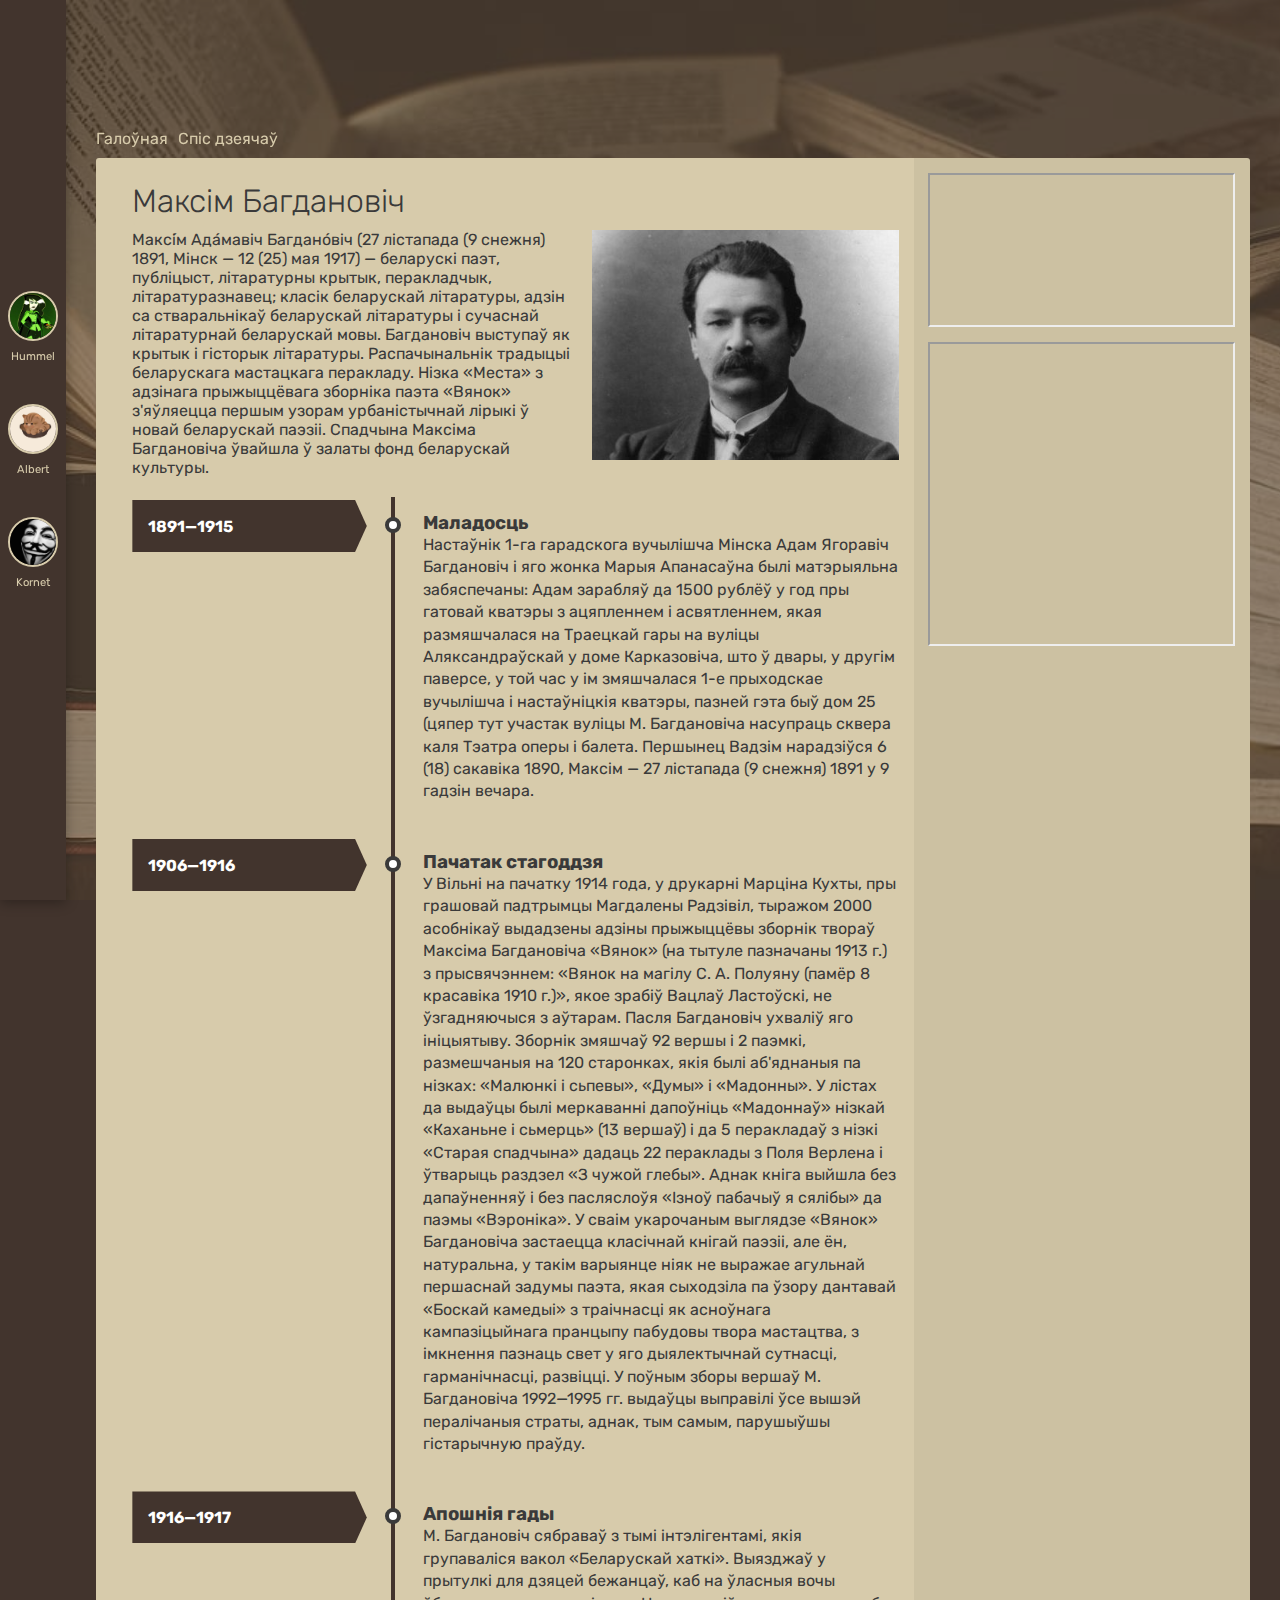
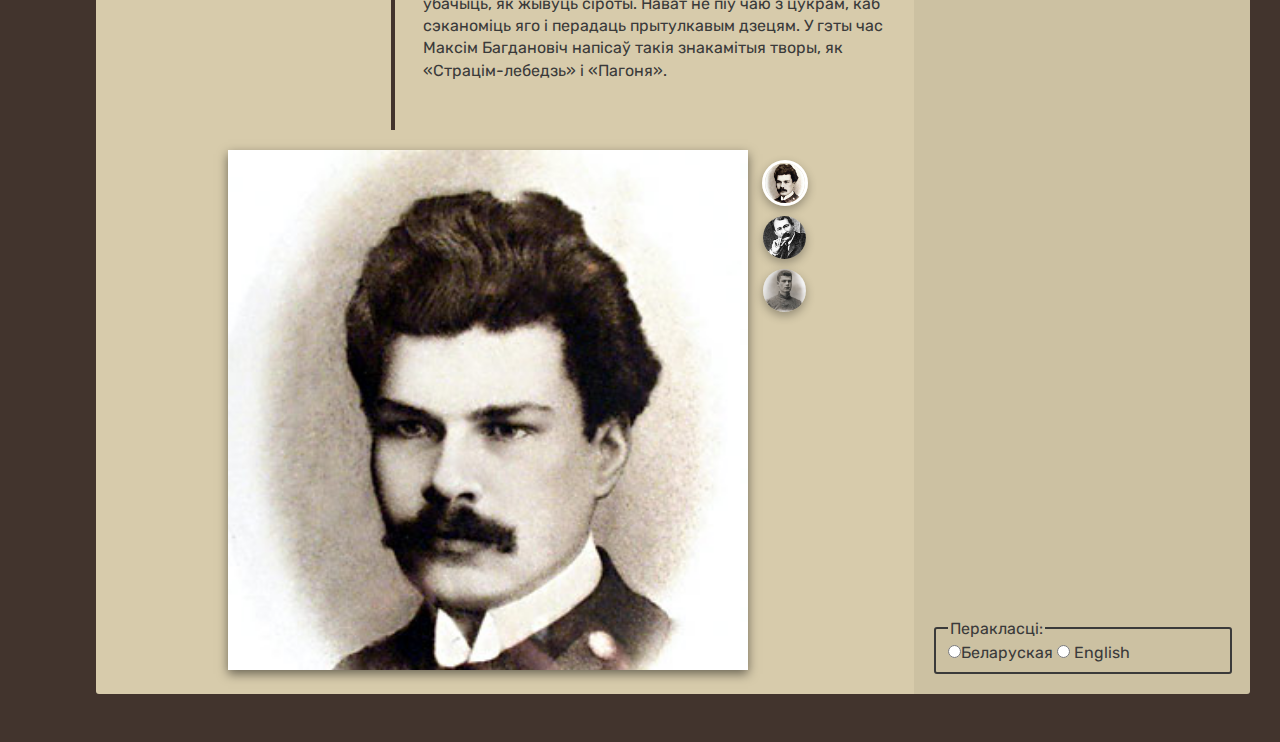
<file: bagdanovich.html>
<!DOCTYPE html>
<html class="" lang="ru" dir="ltr">
	<head>
		<meta charset="UTF-8" />
		<title>Hundom</title>
		<link rel="stylesheet" href="./jabroni.css" />
		<link rel="stylesheet" href="./timeline.css" />
		<link rel="stylesheet" href="./timeline_item.css" />
		<link rel="stylesheet" href="./gallery.css">
		<link rel="preconnect" href="https://fonts.googleapis.com">
		<link rel="preconnect" href="https://fonts.gstatic.com">
		<link href="https://fonts.googleapis.com/css2?family=Rubik:wght@300;400&display=swap" rel="stylesheet">
	</head>
	<body>
		<div class="global-navigation">
			<div class="dev">
				<img src="./assets/avatars/hummel.jpg" width="100%" height="auto" alt="" />
				<a href="https://github.com/Hummel009">Hummel</a>
			</div>
			<div class="dev">
				<img src="./assets/avatars/albert.jpg" width="100%" height="auto" alt="" />
				<a href="https://github.com/AlbertBuh">Albert</a>
			</div>
			<div class="dev">
				<img src="./assets/avatars/kornet.jpg" width="100%" height="auto" alt="" />
				<a href="https://github.com/KornetBy">Kornet</a>
			</div>
		</div>
		<div class="main-container">
			<div class="page-background"></div>
			<div class="page-container">
				<div class="page-header">
					<nav class="local-navigation">
						<a href="index.html">
							<span id="title">Галоўная</span>
						</a>
						<a href="list.html">
							<span id="list">Спіс дзеячаў</span>
						</a>
					</nav>
				</div>
				<div class="page has-right-rail">
					<main class="page-main">
						<h1>
							<span id="bagdanovich">Максім Багдановіч</span>
						</h1>
						<div class="featured">
							<img src="./assets/bagdanovich/bagdanovich.jpg" width="40%" height="auto" alt="" />
							<p>Максі́м Ада́мавіч Багдано́віч (27 лістапада (9 снежня) 1891, Мінск — 12 (25) мая 1917) — беларускі паэт, публіцыст, літаратурны крытык, перакладчык, літаратуразнавец; класік беларускай літаратуры, адзін са стваральнікаў беларускай літаратуры і сучаснай літаратурнай беларускай мовы. Багдановіч выступаў як крытык і гісторык літаратуры. Распачынальнік традыцыі беларускага мастацкага перакладу. Нізка «Места» з адзінага прыжыццёвага зборніка паэта «Вянок» з'яўляецца першым узорам урбаністычнай лірыкі ў новай беларускай паэзіі. Спадчына Максіма Багдановіча ўвайшла ў залаты фонд беларускай культуры.</p>
						</div>
						<div class="timeline timeline--animate">
							<div id="" class="entry">
								<div class="title">
									<div class="bounce-in">
										<span class="timeline-item-date">
											<time class="timeline-item-dateinner">1891—1915</time>
										</span>
									</div>
								</div>
								<div class="body">
									<div class="body-container bounce-in">
										<h3>Маладосць</h3>
										<p>Настаўнік 1-га гарадскога вучылішча Мінска Адам Ягоравіч Багдановіч і яго жонка Марыя Апанасаўна былі матэрыяльна забяспечаны: Адам зарабляў да 1500 рублёў у год пры гатовай кватэры з ацяпленнем і асвятленнем, якая размяшчалася на Траецкай гары на вуліцы Аляксандраўскай у доме Карказовіча, што ў двары, у другім паверсе, у той час у ім змяшчалася 1-е прыходскае вучылішча і настаўніцкія кватэры, пазней гэта быў дом 25 (цяпер тут участак вуліцы М. Багдановіча насупраць сквера каля Тэатра оперы і балета. Першынец Вадзім нарадзіўся 6 (18) cакавіка 1890, Максім — 27 лістапада (9 снежня) 1891 у 9 гадзін вечара.</p>
									</div>
								</div>
							</div>
							<div id="" class="entry">
								<div class="title">
									<div class="bounce-in">
										<span class="timeline-item-date">
											<time class="timeline-item-dateinner">1906—1916</time>
										</span>
									</div>
								</div>
								<div class="body">
									<div class="body-container bounce-in">
										<h3>Пачатак стагоддзя</h3>
										<p>У Вільні на пачатку 1914 года, у друкарні Марціна Кухты, пры грашовай падтрымцы Магдалены Радзівіл, тыражом 2000 асобнікаў выдадзены адзіны прыжыццёвы зборнік твораў Максіма Багдановіча «Вянок» (на тытуле пазначаны 1913 г.) з прысвячэннем: «Вянок на магілу С. А. Полуяну (памёр 8 красавіка 1910 г.)», якое зрабіў Вацлаў Ластоўскі, не ўзгадняючыся з аўтарам. Пасля Багдановіч ухваліў яго ініцыятыву. Зборнік змяшчаў 92 вершы і 2 паэмкі, размешчаныя на 120 старонках, якія былі аб'яднаныя па нізках: «Малюнкі і сьпевы», «Думы» і «Мадонны». У лістах да выдаўцы былі меркаванні дапоўніць «Мадоннаў» нізкай «Каханьне і сьмерць» (13 вершаў) і да 5 перакладаў з нізкі «Старая спадчына» дадаць 22 пераклады з Поля Верлена і ўтварыць раздзел «З чужой глебы». Аднак кніга выйшла без дапаўненняў і без пасляслоўя «Ізноў пабачыў я сялібы» да паэмы «Вэроніка». У сваім укарочаным выглядзе «Вянок» Багдановіча застаецца класічнай кнігай паэзіі, але ён, натуральна, у такім варыянце ніяк не выражае агульнай першаснай задумы паэта, якая сыходзіла па ўзору дантавай «Боскай камедыі» з траічнасці як асноўнага кампазіцыйнага пранцыпу пабудовы твора мастацтва, з імкнення пазнаць свет у яго дыялектычнай сутнасці, гарманічнасці, развіцці. У поўным зборы вершаў М. Багдановіча 1992—1995 гг. выдаўцы выправілі ўсе вышэй пералічаныя страты, аднак, тым самым, парушыўшы гістарычную праўду.</p>
									</div>
								</div>
							</div>
							<div id="" class="entry">
								<div class="title">
									<div class="bounce-in">
										<span class="timeline-item-date">
											<time class="timeline-item-dateinner">1916—1917</time>
										</span>
									</div>
								</div>
								<div class="body">
									<div class="body-container bounce-in">
										<h3>Апошнія гады</h3>
										<p>М. Багдановіч сябраваў з тымі інтэлігентамі, якія групаваліся вакол «Беларускай хаткі». Выязджаў у прытулкі для дзяцей бежанцаў, каб на ўласныя вочы ўбачыць, як жывуць сіроты. Нават не піў чаю з цукрам, каб сэканоміць яго і перадаць прытулкавым дзецям. У гэты час Максім Багдановіч напісаў такія знакамітыя творы, як «Страцім-лебедзь» і «Пагоня».</p>
									</div>
								</div>
							</div>
						</div>
						<div class="gallery">
							<div class="gallery__main">
								<div class="gallery__core">
									<img src="#" />
								</div>
								<div class="gallery__track"></div>
							</div>
						</div>
					</main>
					<aside class="right-rail">
						<iframe width="90%" height="auto" src="https://www.youtube.com/embed/ASaN7iVmR2I"></iframe>
						<iframe width="90%" height="300" src="https://maps.google.com/maps?width=100%25&amp;height=300&amp;hl=en&amp;q=Minsk+(Place)&amp;t=&amp;z=7&amp;ie=UTF8&amp;iwloc=B&amp;output=embed"></iframe>
						<form>
							<fieldset class="rc-fieldset">
								<legend id="langs">Перакласці:</legend>
								<label>
									<input type="radio" name="lang" value="be" id="lang-be" />Беларуская </label>
								<label>
									<input type="radio" name="lang" value="en" id="lang-en" /> English </label>
							</fieldset>
						</form>
					</aside>
				</div>
			</div>
		</div>
		<script src='https://cdnjs.cloudflare.com/ajax/libs/jquery/3.6.0/jquery.min.js'></script>
		<script src="./assets/bagdanovich/gallery.js"></script>
		<script src="./amogus.js"></script>
	</body>
</html>
</file>
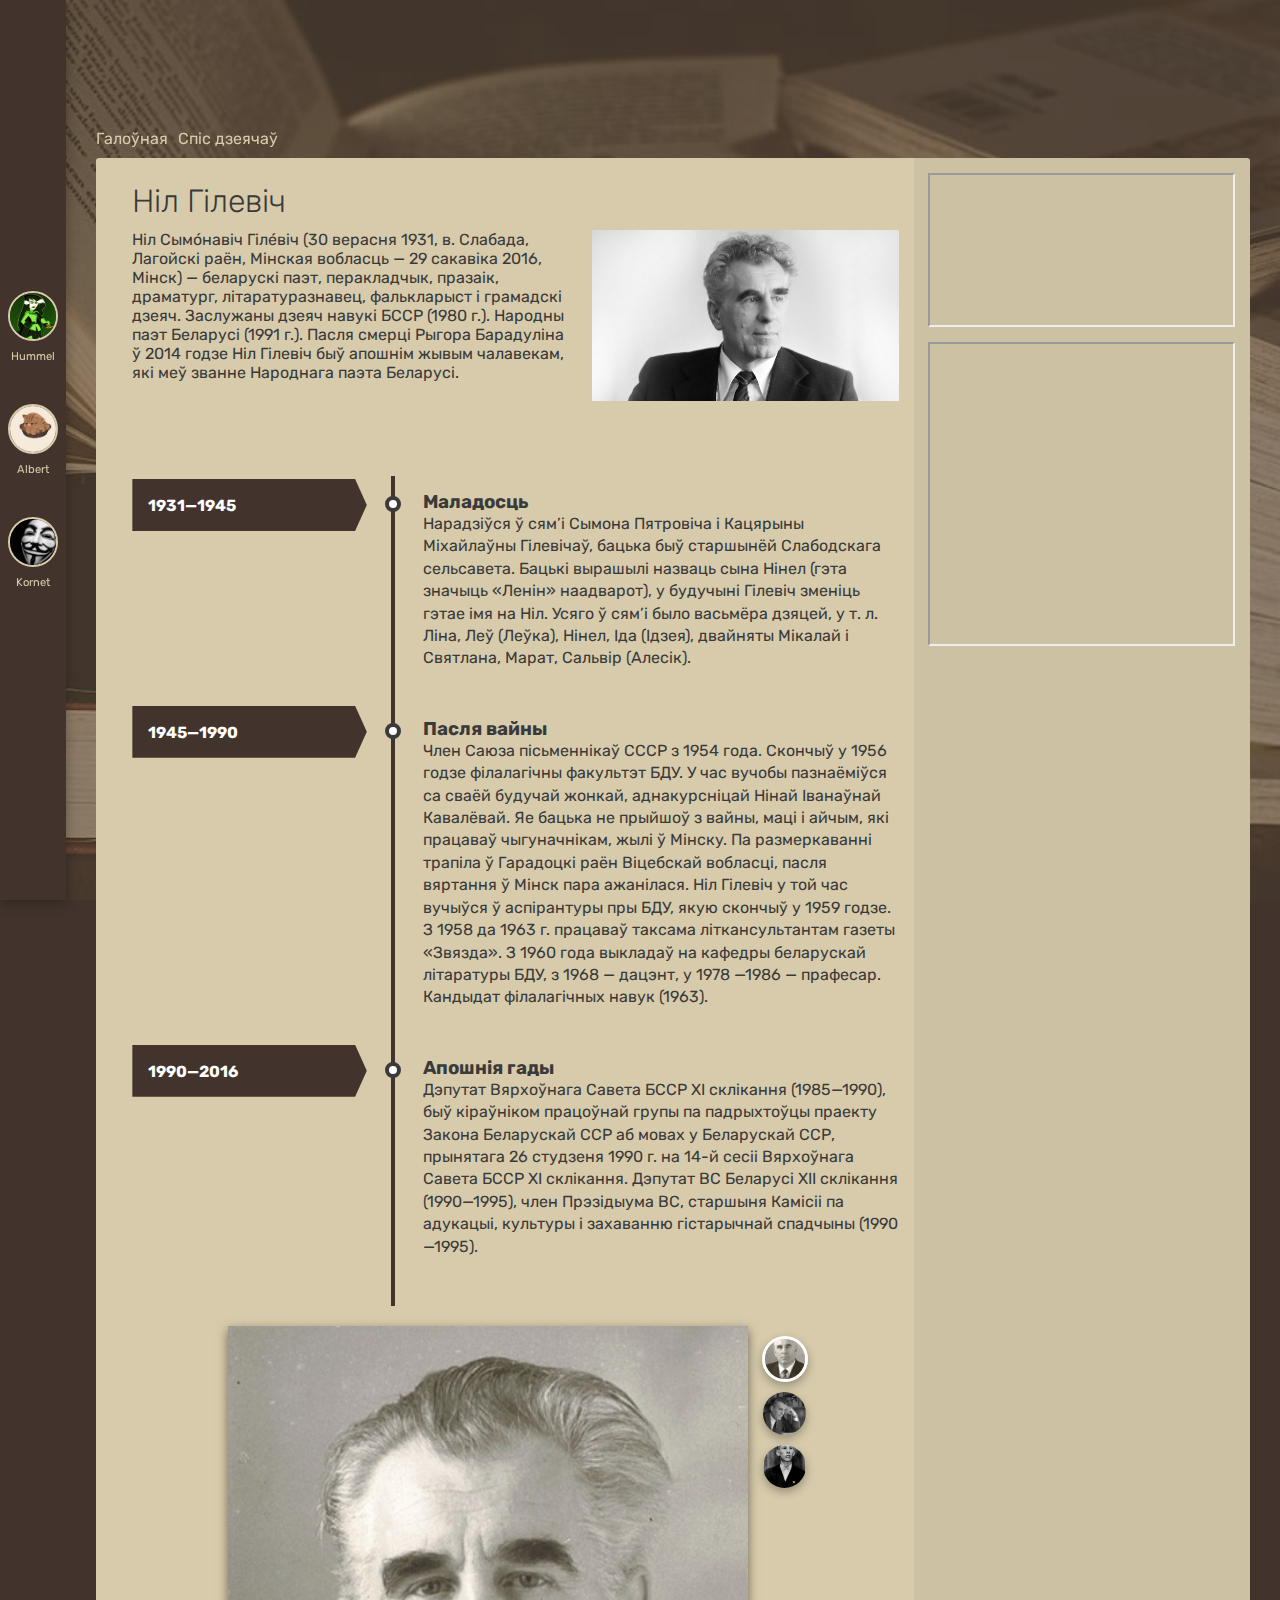
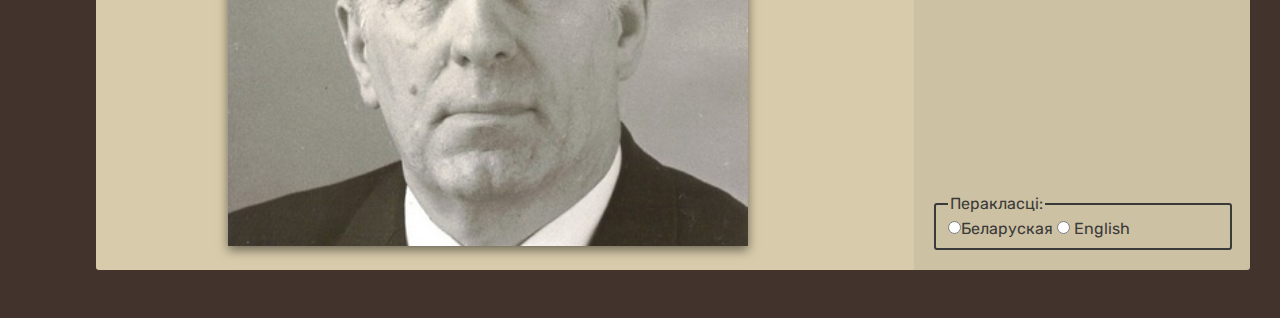
<file: gilevich.html>
<!DOCTYPE html>
<html class="" lang="ru" dir="ltr">
	<head>
		<meta charset="UTF-8" />
		<title>Hundom</title>
		<link rel="stylesheet" href="./jabroni.css" />
		<link rel="stylesheet" href="./timeline.css" />
		<link rel="stylesheet" href="./timeline_item.css" />
		<link rel="stylesheet" href="./gallery.css">
		<link rel="preconnect" href="https://fonts.googleapis.com">
		<link rel="preconnect" href="https://fonts.gstatic.com">
		<link href="https://fonts.googleapis.com/css2?family=Rubik:wght@300;400&display=swap" rel="stylesheet">
	</head>
	<body>
		<div class="global-navigation">
			<div class="dev">
				<img src="./assets/avatars/hummel.jpg" width="100%" height="auto" alt="" />
				<a href="https://github.com/Hummel009">Hummel</a>
			</div>
			<div class="dev">
				<img src="./assets/avatars/albert.jpg" width="100%" height="auto" alt="" />
				<a href="https://github.com/AlbertBuh">Albert</a>
			</div>
			<div class="dev">
				<img src="./assets/avatars/kornet.jpg" width="100%" height="auto" alt="" />
				<a href="https://github.com/KornetBy">Kornet</a>
			</div>
		</div>
		<div class="main-container">
			<div class="page-background"></div>
			<div class="page-container">
				<div class="page-header">
					<nav class="local-navigation">
						<a href="index.html">
							<span id="title">Галоўная</span>
						</a>
						<a href="list.html">
							<span id="list">Спіс дзеячаў</span>
						</a>
					</nav>
				</div>
				<div class="page has-right-rail">
					<main class="page-main">
						<h1>
							<span id="gilevich">Ніл Гілевіч</span>
						</h1>
						<div class="featured">
							<img src="./assets/gilevich/gilevich.jpg" width="40%" height="auto" alt="" />
							<p>Ніл Сымо́навіч Гіле́віч (30 верасня 1931, в. Слабада, Лагойскі раён, Мінская вобласць — 29 сакавіка 2016, Мінск) — беларускі паэт, перакладчык, празаік, драматург, літаратуразнавец, фалькларыст і грамадскі дзеяч. Заслужаны дзеяч навукі БССР (1980 г.). Народны паэт Беларусі (1991 г.). Пасля смерці Рыгора Барадуліна ў 2014 годзе Ніл Гілевіч быў апошнім жывым чалавекам, які меў званне Народнага паэта Беларусі.</p>
						</div>
						<div class="timeline timeline--animate">
							<div id="" class="entry">
								<div class="title">
									<div class="bounce-in">
										<span class="timeline-item-date">
											<time class="timeline-item-dateinner">1931—1945</time>
										</span>
									</div>
								</div>
								<div class="body">
									<div class="body-container bounce-in">
										<h3>Маладосць</h3>
										<p>Нарадзіўся ў сям’і Сымона Пятровіча і Кацярыны Міхайлаўны Гілевічаў, бацька быў старшынёй Слабодскага сельсавета. Бацькі вырашылі назваць сына Нінел (гэта значыць «Ленін» наадварот), у будучыні Гілевіч зменіць гэтае імя на Ніл. Усяго ў сям’і было васьмёра дзяцей, у т. л. Ліна, Леў (Леўка), Нінел, Іда (Ідзея), двайняты Мікалай і Святлана, Марат, Сальвір (Алесік).</p>
									</div>
								</div>
							</div>
							<div id="" class="entry">
								<div class="title">
									<div class="bounce-in">
										<span class="timeline-item-date">
											<time class="timeline-item-dateinner">1945—1990</time>
										</span>
									</div>
								</div>
								<div class="body">
									<div class="body-container bounce-in">
										<h3>Пасля вайны</h3>
										<p>Член Саюза пісьменнікаў СССР з 1954 года. Скончыў у 1956 годзе філалагічны факультэт БДУ. У час вучобы пазнаёміўся са сваёй будучай жонкай, аднакурсніцай Нінай Іванаўнай Кавалёвай. Яе бацька не прыйшоў з вайны, маці і айчым, які працаваў чыгуначнікам, жылі ў Мінску. Па размеркаванні трапіла ў Гарадоцкі раён Віцебскай вобласці, пасля вяртання ў Мінск пара ажанілася. Ніл Гілевіч у той час вучыўся ў аспірантуры пры БДУ, якую скончыў у 1959 годзе. З 1958 да 1963 г. працаваў таксама літкансультантам газеты «Звязда». З 1960 года выкладаў на кафедры беларускай літаратуры БДУ, з 1968 — дацэнт, у 1978 —1986 — прафесар. Кандыдат філалагічных навук (1963).</p>
									</div>
								</div>
							</div>
							<div id="" class="entry">
								<div class="title">
									<div class="bounce-in">
										<span class="timeline-item-date">
											<time class="timeline-item-dateinner">1990—2016</time>
										</span>
									</div>
								</div>
								<div class="body">
									<div class="body-container bounce-in">
										<h3>Апошнія гады</h3>
										<p>Дэпутат Вярхоўнага Савета БССР XI склікання (1985—1990), быў кіраўніком працоўнай групы па падрыхтоўцы праекту Закона Беларускай ССР аб мовах у Беларускай ССР, прынятага 26 студзеня 1990 г. на 14-й сесіі Вярхоўнага Савета БССР XI склікання. Дэпутат ВС Беларусі XII склікання (1990—1995), член Прэзідыума ВС, старшыня Камісіі па адукацыі, культуры і захаванню гістарычнай спадчыны (1990—1995).</p>
									</div>
								</div>
							</div>
						</div>
						<div class="gallery">
							<div class="gallery__main">
								<div class="gallery__core">
									<img src="#" />
								</div>
								<div class="gallery__track"></div>
							</div>
						</div>
					</main>
					<aside class="right-rail">
						<iframe width="90%" height="auto" src="https://www.youtube.com/embed/aIAJ_02aDd8"></iframe>
						<iframe width="90%" height="300" src="https://maps.google.com/maps?width=100%25&amp;height=300&amp;hl=en&amp;q=Minsk+(Place)&amp;t=&amp;z=7&amp;ie=UTF8&amp;iwloc=B&amp;output=embed"></iframe>
						<form>
							<fieldset class="rc-fieldset">
								<legend id="langs">Перакласці:</legend>
								<label>
									<input type="radio" name="lang" value="be" id="lang-be" />Беларуская </label>
								<label>
									<input type="radio" name="lang" value="en" id="lang-en" /> English </label>
							</fieldset>
						</form>
					</aside>
				</div>
			</div>
		</div>
		<script src='https://cdnjs.cloudflare.com/ajax/libs/jquery/3.6.0/jquery.min.js'></script>
		<script src="./assets/gilevich/gallery.js"></script>
		<script src="./amogus.js"></script>
	</body>
</html>
</file>
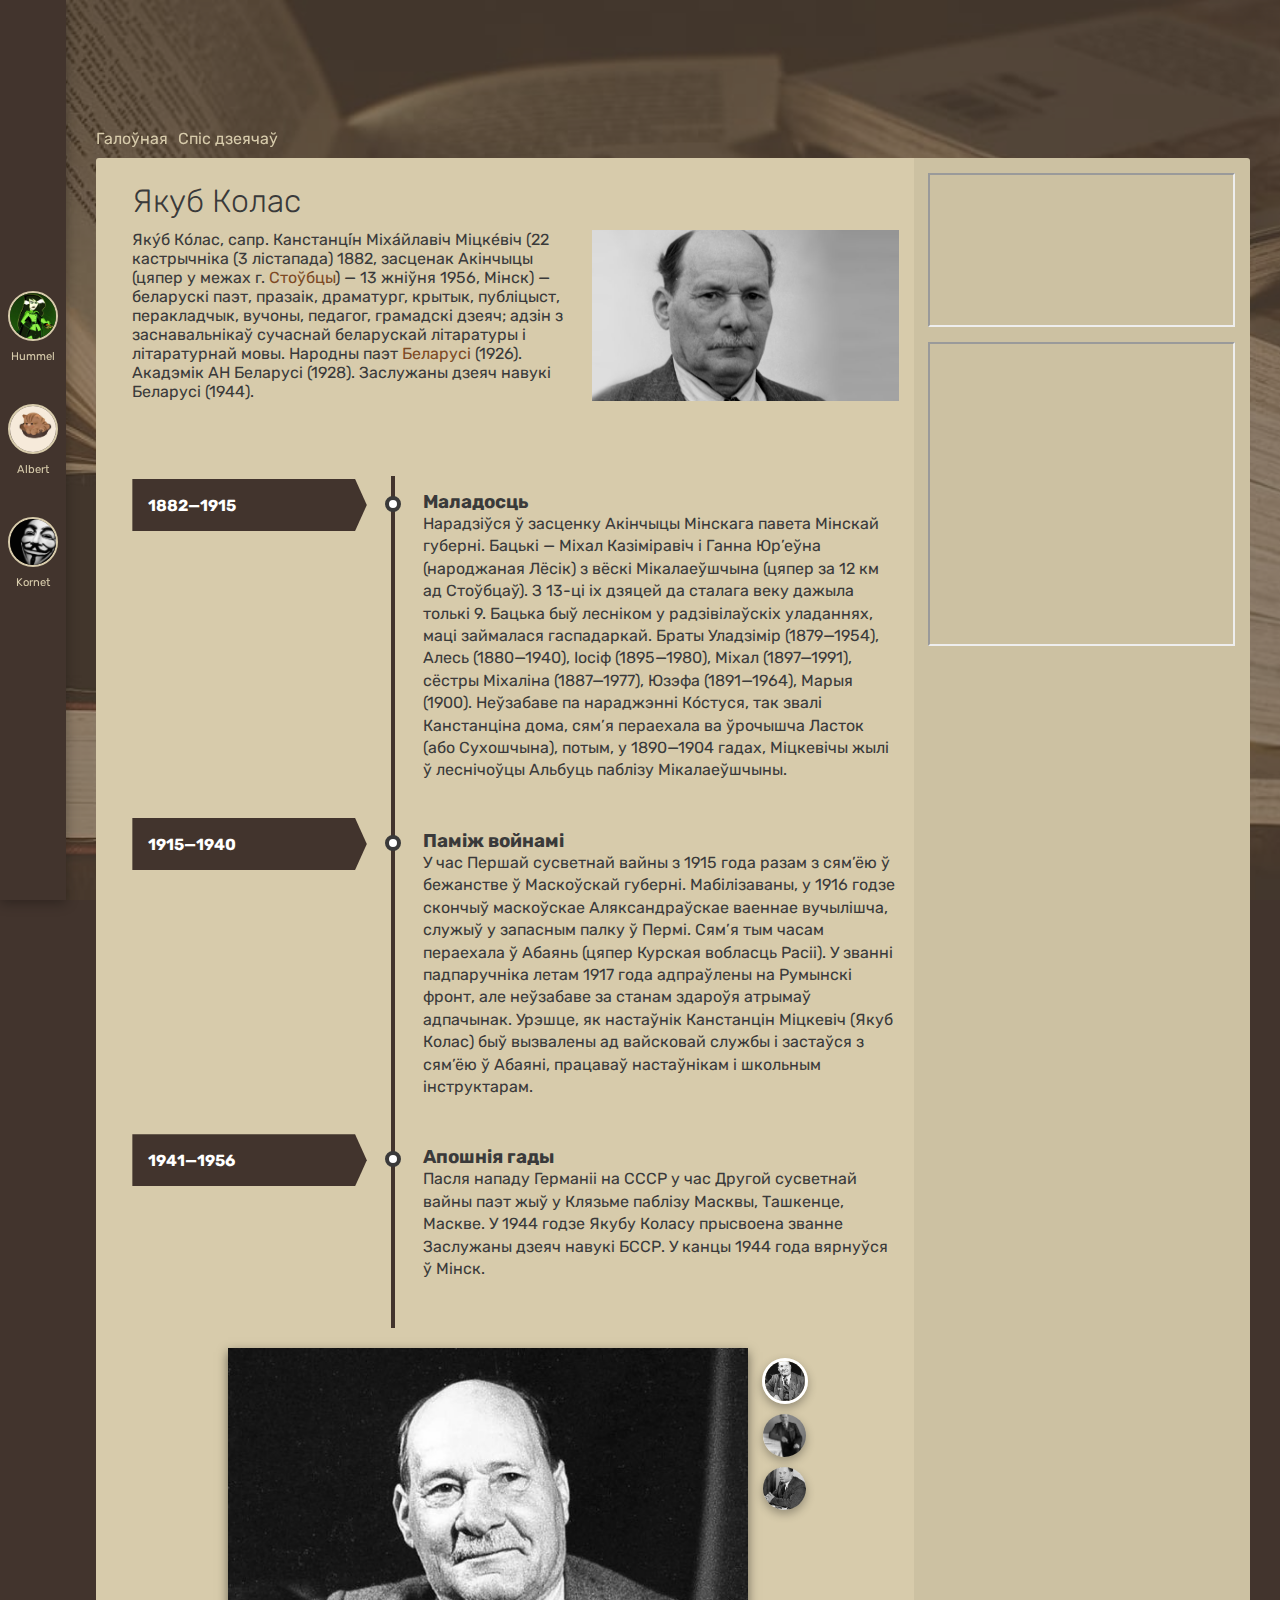
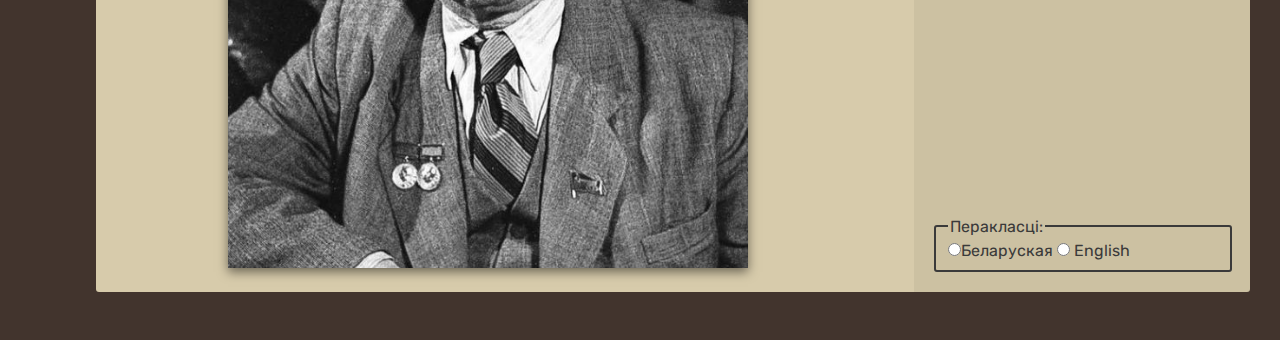
<file: jakub.html>
<!DOCTYPE html>
<html class="" lang="ru" dir="ltr">
	<head>
		<meta charset="UTF-8" />
		<title>Hundom</title>
		<link rel="stylesheet" href="./jabroni.css" />
		<link rel="stylesheet" href="./timeline.css" />
		<link rel="stylesheet" href="./timeline_item.css" />
		<link rel="stylesheet" href="./gallery.css">
		<link rel="preconnect" href="https://fonts.googleapis.com">
		<link rel="preconnect" href="https://fonts.gstatic.com">
		<link href="https://fonts.googleapis.com/css2?family=Rubik:wght@300;400&display=swap" rel="stylesheet">
	</head>
	<body>
		<div class="global-navigation">
			<div class="dev">
				<img src="./assets/avatars/hummel.jpg" width="100%" height="auto" alt="" />
				<a href="https://github.com/Hummel009">Hummel</a>
			</div>
			<div class="dev">
				<img src="./assets/avatars/albert.jpg" width="100%" height="auto" alt="" />
				<a href="https://github.com/AlbertBuh">Albert</a>
			</div>
			<div class="dev">
				<img src="./assets/avatars/kornet.jpg" width="100%" height="auto" alt="" />
				<a href="https://github.com/KornetBy">Kornet</a>
			</div>
		</div>
		<div class="main-container">
			<div class="page-background"></div>
			<div class="page-container">
				<div class="page-header">
					<nav class="local-navigation">
						<a href="index.html">
							<span id="title">Галоўная</span>
						</a>
						<a href="list.html">
							<span id="list">Спіс дзеячаў</span>
						</a>
					</nav>
				</div>
				<div class="page has-right-rail">
					<main class="page-main">
						<h1>
							<span id="kolas">Якуб Колас</span>
						</h1>
						<div class="featured">
							<img src="./assets/jakub/jakub.jpg" width="40%" height="auto" alt="" />
							<p>Яку́б Ко́лас, сапр. Канстанці́н Міха́йлавіч Міцке́віч (22 кастрычніка (3 лістапада) 1882, засценак Акінчыцы (цяпер у межах г. <a href="http://be.wikipedia.org/wiki/Стоўбцы">Стоўбцы</a>) — 13 жніўня 1956, Мінск) — беларускі паэт, празаік, драматург, крытык, публіцыст, перакладчык, вучоны, педагог, грамадскі дзеяч; адзін з заснавальнікаў сучаснай беларускай літаратуры і літаратурнай мовы. Народны паэт <a href="http://be.wikipedia.org/wiki/Беларусь">Беларусі</a> (1926). Акадэмік АН Беларусі (1928). Заслужаны дзеяч навукі Беларусі (1944). </p>
						</div>
						<div class="timeline timeline--animate">
							<div id="" class="entry">
								<div class="title">
									<div class="bounce-in">
										<span class="timeline-item-date">
											<time class="timeline-item-dateinner">1882—1915</time>
										</span>
									</div>
								</div>
								<div class="body">
									<div class="body-container bounce-in">
										<h3>Маладосць</h3>
										<p>Нарадзіўся ў засценку Акінчыцы Мінскага павета Мінскай губерні. Бацькі — Міхал Казіміравіч і Ганна Юр’еўна (народжаная Лёсік) з вёскі Мікалаеўшчына (цяпер за 12 км ад Стоўбцаў). З 13-ці іх дзяцей да сталага веку дажыла толькі 9. Бацька быў лесніком у радзівілаўскіх уладаннях, маці займалася гаспадаркай. Браты Уладзімір (1879—1954), Алесь (1880—1940), Іосіф (1895—1980), Міхал (1897—1991), сёстры Міхаліна (1887—1977), Юзэфа (1891—1964), Марыя (1900). Неўзабаве па нараджэнні Ко́стуся, так звалі Канстанціна дома, сям’я пераехала ва ўрочышча Ласток (або Сухошчына), потым, у 1890—1904 гадах, Міцкевічы жылі ў леснічоўцы Альбуць паблізу Мікалаеўшчыны.</p>
									</div>
								</div>
							</div>
							<div id="" class="entry">
								<div class="title">
									<div class="bounce-in">
										<span class="timeline-item-date">
											<time class="timeline-item-dateinner">1915—1940</time>
										</span>
									</div>
								</div>
								<div class="body">
									<div class="body-container bounce-in">
										<h3>Паміж войнамі</h3>
										<p>У час Першай сусветнай вайны з 1915 года разам з сям’ёю ў бежанстве ў Маскоўскай губерні. Мабілізаваны, у 1916 годзе скончыў маскоўскае Аляксандраўскае ваеннае вучылішча, служыў у запасным палку ў Пермі. Сям’я тым часам пераехала ў Абаянь (цяпер Курская вобласць Расіі). У званні падпаручніка летам 1917 года адпраўлены на Румынскі фронт, але неўзабаве за станам здароўя атрымаў адпачынак. Урэшце, як настаўнік Канстанцін Міцкевіч (Якуб Колас) быў вызвалены ад вайсковай службы і застаўся з сям’ёю ў Абаяні, працаваў настаўнікам і школьным інструктарам.</p>
									</div>
								</div>
							</div>
							<div id="" class="entry">
								<div class="title">
									<div class="bounce-in">
										<span class="timeline-item-date">
											<time class="timeline-item-dateinner">1941—1956</time>
										</span>
									</div>
								</div>
								<div class="body">
									<div class="body-container bounce-in">
										<h3>Апошнія гады</h3>
										<p>Пасля нападу Германіі на СССР у час Другой сусветнай вайны паэт жыў у Клязьме паблізу Масквы, Ташкенце, Маскве. У 1944 годзе Якубу Коласу прысвоена званне Заслужаны дзеяч навукі БССР. У канцы 1944 года вярнуўся ў Мінск.</p>
									</div>
								</div>
							</div>
						</div>
						<div class="gallery">
							<div class="gallery__main">
								<div class="gallery__core">
									<img src="#" />
								</div>
								<div class="gallery__track"></div>
							</div>
						</div>
					</main>
					<aside class="right-rail">
						<iframe width="90%" height="auto" src="https://www.youtube.com/embed/HxFeWGZspJQ"></iframe>
						<iframe width="90%" height="300" src="https://maps.google.com/maps?width=100%25&amp;height=300&amp;hl=en&amp;q=Minsk+(Place)&amp;t=&amp;z=7&amp;ie=UTF8&amp;iwloc=B&amp;output=embed"></iframe>
						<form>
							<fieldset class="rc-fieldset">
								<legend id="langs">Перакласці:</legend>
								<label>
									<input type="radio" name="lang" value="be" id="lang-be" />Беларуская </label>
								<label>
									<input type="radio" name="lang" value="en" id="lang-en" /> English </label>
							</fieldset>
						</form>
					</aside>
				</div>
			</div>
		</div>
		<script src='https://cdnjs.cloudflare.com/ajax/libs/jquery/3.6.0/jquery.min.js'></script>
		<script src="./assets/jakub/gallery.js"></script>
		<script src="./amogus.js"></script>
	</body>
</html>
</file>
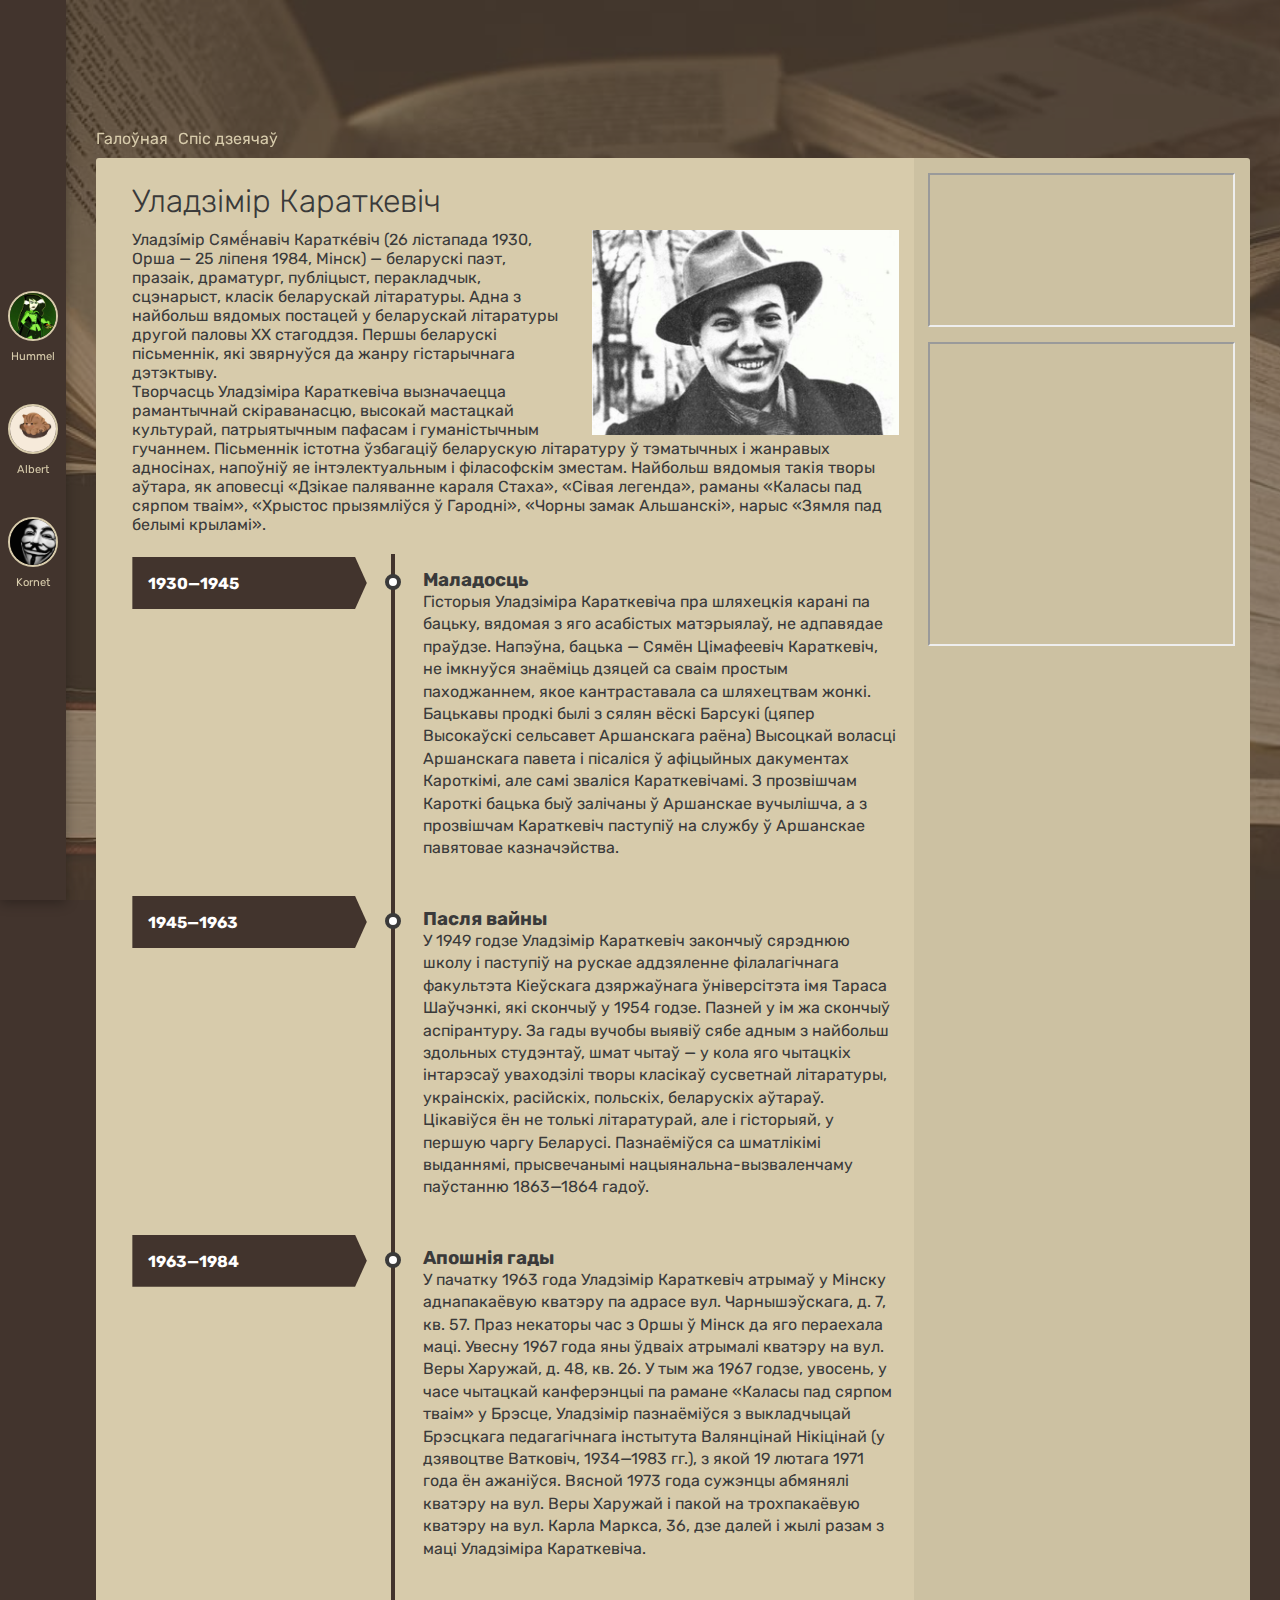
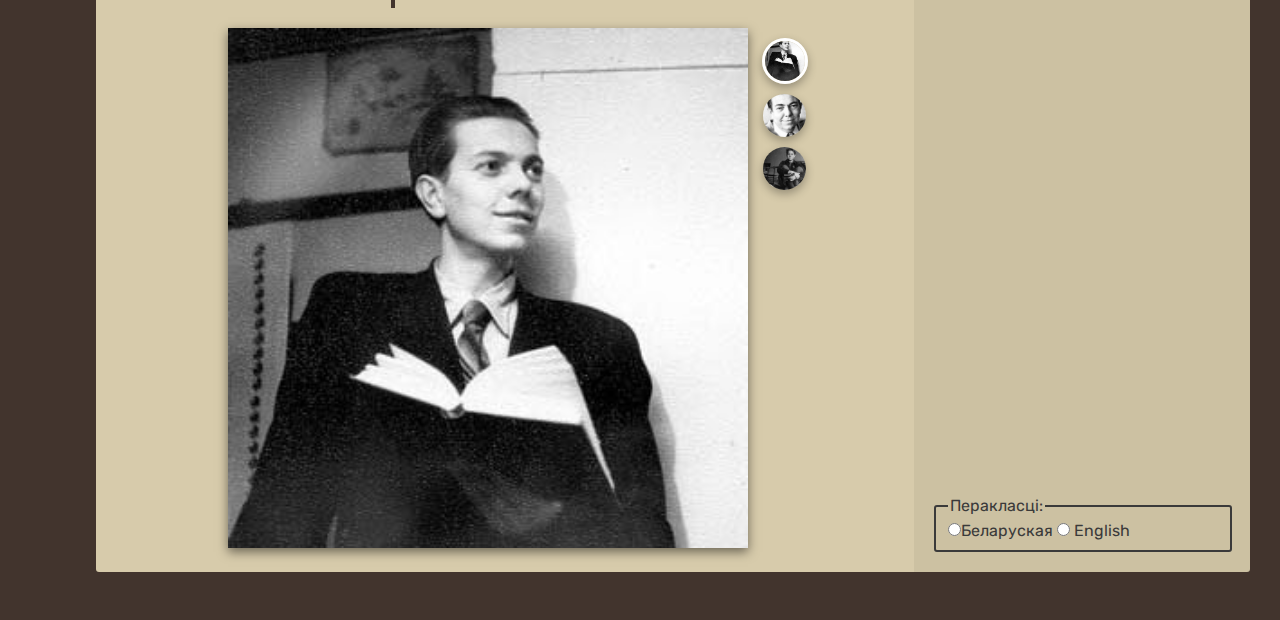
<file: karatkevich.html>
<!DOCTYPE html>
<html class="" lang="ru" dir="ltr">
	<head>
		<meta charset="UTF-8" />
		<title>Hundom</title>
		<link rel="stylesheet" href="./jabroni.css" />
		<link rel="stylesheet" href="./timeline.css" />
		<link rel="stylesheet" href="./timeline_item.css" />
		<link rel="stylesheet" href="./gallery.css">
		<link rel="preconnect" href="https://fonts.googleapis.com">
		<link rel="preconnect" href="https://fonts.gstatic.com">
		<link href="https://fonts.googleapis.com/css2?family=Rubik:wght@300;400&display=swap" rel="stylesheet">
	</head>
	<body>
		<div class="global-navigation">
			<div class="dev">
				<img src="./assets/avatars/hummel.jpg" width="100%" height="auto" alt="" />
				<a href="https://github.com/Hummel009">Hummel</a>
			</div>
			<div class="dev">
				<img src="./assets/avatars/albert.jpg" width="100%" height="auto" alt="" />
				<a href="https://github.com/AlbertBuh">Albert</a>
			</div>
			<div class="dev">
				<img src="./assets/avatars/kornet.jpg" width="100%" height="auto" alt="" />
				<a href="https://github.com/KornetBy">Kornet</a>
			</div>
		</div>
		<div class="main-container">
			<div class="page-background"></div>
			<div class="page-container">
				<div class="page-header">
					<nav class="local-navigation">
						<a href="index.html">
							<span id="title">Галоўная</span>
						</a>
						<a href="list.html">
							<span id="list">Спіс дзеячаў</span>
						</a>
					</nav>
				</div>
				<div class="page has-right-rail">
					<main class="page-main">
						<h1>
							<span id="karatkevich">Уладзімір Караткевіч</span>
						</h1>
						<div class="featured">
							<img src="./assets/karatkevich/karatkevich.jpg" width="40%" height="auto" alt="" />
							<p>Уладзі́мір Сямё́навіч Каратке́віч (26 лістапада 1930, Орша — 25 ліпеня 1984, Мінск) — беларускі паэт, празаік, драматург, публіцыст, перакладчык, сцэнарыст, класік беларускай літаратуры. Адна з найбольш вядомых постацей у беларускай літаратуры другой паловы XX стагоддзя. Першы беларускі пісьменнік, які звярнуўся да жанру гістарычнага дэтэктыву.</p>
							<p>Творчасць Уладзіміра Караткевіча вызначаецца рамантычнай скіраванасцю, высокай мастацкай культурай, патрыятычным пафасам і гуманістычным гучаннем. Пісьменнік істотна ўзбагаціў беларускую літаратуру ў тэматычных і жанравых адносінах, напоўніў яе інтэлектуальным і філасофскім зместам. Найбольш вядомыя такія творы аўтара, як аповесці «Дзікае паляванне караля Стаха», «Сівая легенда», раманы «Каласы пад сярпом тваім», «Хрыстос прызямліўся ў Гародні», «Чорны замак Альшанскі», нарыс «Зямля пад белымі крыламі».</p>
						</div>
						<div class="timeline timeline--animate">
							<div id="" class="entry">
								<div class="title">
									<div class="bounce-in">
										<span class="timeline-item-date">
											<time class="timeline-item-dateinner">1930—1945</time>
										</span>
									</div>
								</div>
								<div class="body">
									<div class="body-container bounce-in">
										<h3>Маладосць</h3>
										<p>Гісторыя Уладзіміра Караткевіча пра шляхецкія карані па бацьку, вядомая з яго асабістых матэрыялаў, не адпавядае праўдзе. Напэўна, бацька — Сямён Цімафеевіч Караткевіч, не імкнуўся знаёміць дзяцей са сваім простым паходжаннем, якое кантраставала са шляхецтвам жонкі. Бацькавы продкі былі з сялян вёскі Барсукі (цяпер Высокаўскі сельсавет Аршанскага раёна) Высоцкай воласці Аршанскага павета і пісаліся ў афіцыйных дакументах Кароткімі, але самі зваліся Караткевічамі. З прозвішчам Кароткі бацька быў залічаны ў Аршанскае вучылішча, а з прозвішчам Караткевіч паступіў на службу ў Аршанскае павятовае казначэйства.</p>
									</div>
								</div>
							</div>
							<div id="" class="entry">
								<div class="title">
									<div class="bounce-in">
										<span class="timeline-item-date">
											<time class="timeline-item-dateinner">1945—1963</time>
										</span>
									</div>
								</div>
								<div class="body">
									<div class="body-container bounce-in">
										<h3>Пасля вайны</h3>
										<p>У 1949 годзе Уладзімір Караткевіч закончыў сярэднюю школу і паступіў на рускае аддзяленне філалагічнага факультэта Кіеўскага дзяржаўнага ўніверсітэта імя Тараса Шаўчэнкі, які скончыў у 1954 годзе. Пазней у ім жа скончыў аспірантуру. За гады вучобы выявіў сябе адным з найбольш здольных студэнтаў, шмат чытаў — у кола яго чытацкіх інтарэсаў уваходзілі творы класікаў сусветнай літаратуры, украінскіх, расійскіх, польскіх, беларускіх аўтараў. Цікавіўся ён не толькі літаратурай, але і гісторыяй, у першую чаргу Беларусі. Пазнаёміўся са шматлікімі выданнямі, прысвечанымі нацыянальна-вызваленчаму паўстанню 1863—1864 гадоў.</p>
									</div>
								</div>
							</div>
							<div id="" class="entry">
								<div class="title">
									<div class="bounce-in">
										<span class="timeline-item-date">
											<time class="timeline-item-dateinner">1963—1984</time>
										</span>
									</div>
								</div>
								<div class="body">
									<div class="body-container bounce-in">
										<h3>Апошнія гады</h3>
										<p>У пачатку 1963 года Уладзімір Караткевіч атрымаў у Мінску аднапакаёвую кватэру па адрасе вул. Чарнышэўскага, д. 7, кв. 57. Праз некаторы час з Оршы ў Мінск да яго пераехала маці. Увесну 1967 года яны ўдваіх атрымалі кватэру на вул. Веры Харужай, д. 48, кв. 26. У тым жа 1967 годзе, увосень, у часе чытацкай канферэнцыі па рамане «Каласы пад сярпом тваім» у Брэсце, Уладзімір пазнаёміўся з выкладчыцай Брэсцкага педагагічнага інстытута Валянцінай Нікіцінай (у дзявоцтве Ватковіч, 1934—1983 гг.), з якой 19 лютага 1971 года ён ажаніўся. Вясной 1973 года сужэнцы абмянялі кватэру на вул. Веры Харужай і пакой на трохпакаёвую кватэру на вул. Карла Маркса, 36, дзе далей і жылі разам з маці Уладзіміра Караткевіча.</p>
									</div>
								</div>
							</div>
						</div>
						<div class="gallery">
							<div class="gallery__main">
								<div class="gallery__core">
									<img src="#" />
								</div>
								<div class="gallery__track"></div>
							</div>
						</div>
					</main>
					<aside class="right-rail">
						<iframe width="90%" height="auto" src="https://www.youtube.com/embed/Dpk0KkuAYFE"></iframe>
						<iframe width="90%" height="300" src="https://maps.google.com/maps?width=100%25&amp;height=300&amp;hl=en&amp;q=Minsk+(Place)&amp;t=&amp;z=7&amp;ie=UTF8&amp;iwloc=B&amp;output=embed"></iframe>
						<form>
							<fieldset class="rc-fieldset">
								<legend id="langs">Перакласці:</legend>
								<label>
									<input type="radio" name="lang" value="be" id="lang-be" />Беларуская </label>
								<label>
									<input type="radio" name="lang" value="en" id="lang-en" /> English </label>
							</fieldset>
						</form>
					</aside>
				</div>
			</div>
		</div>
		<script src='https://cdnjs.cloudflare.com/ajax/libs/jquery/3.6.0/jquery.min.js'></script>
		<script src="./assets/karatkevich/gallery.js"></script>
		<script src="./amogus.js"></script>
	</body>
</html>
</file>
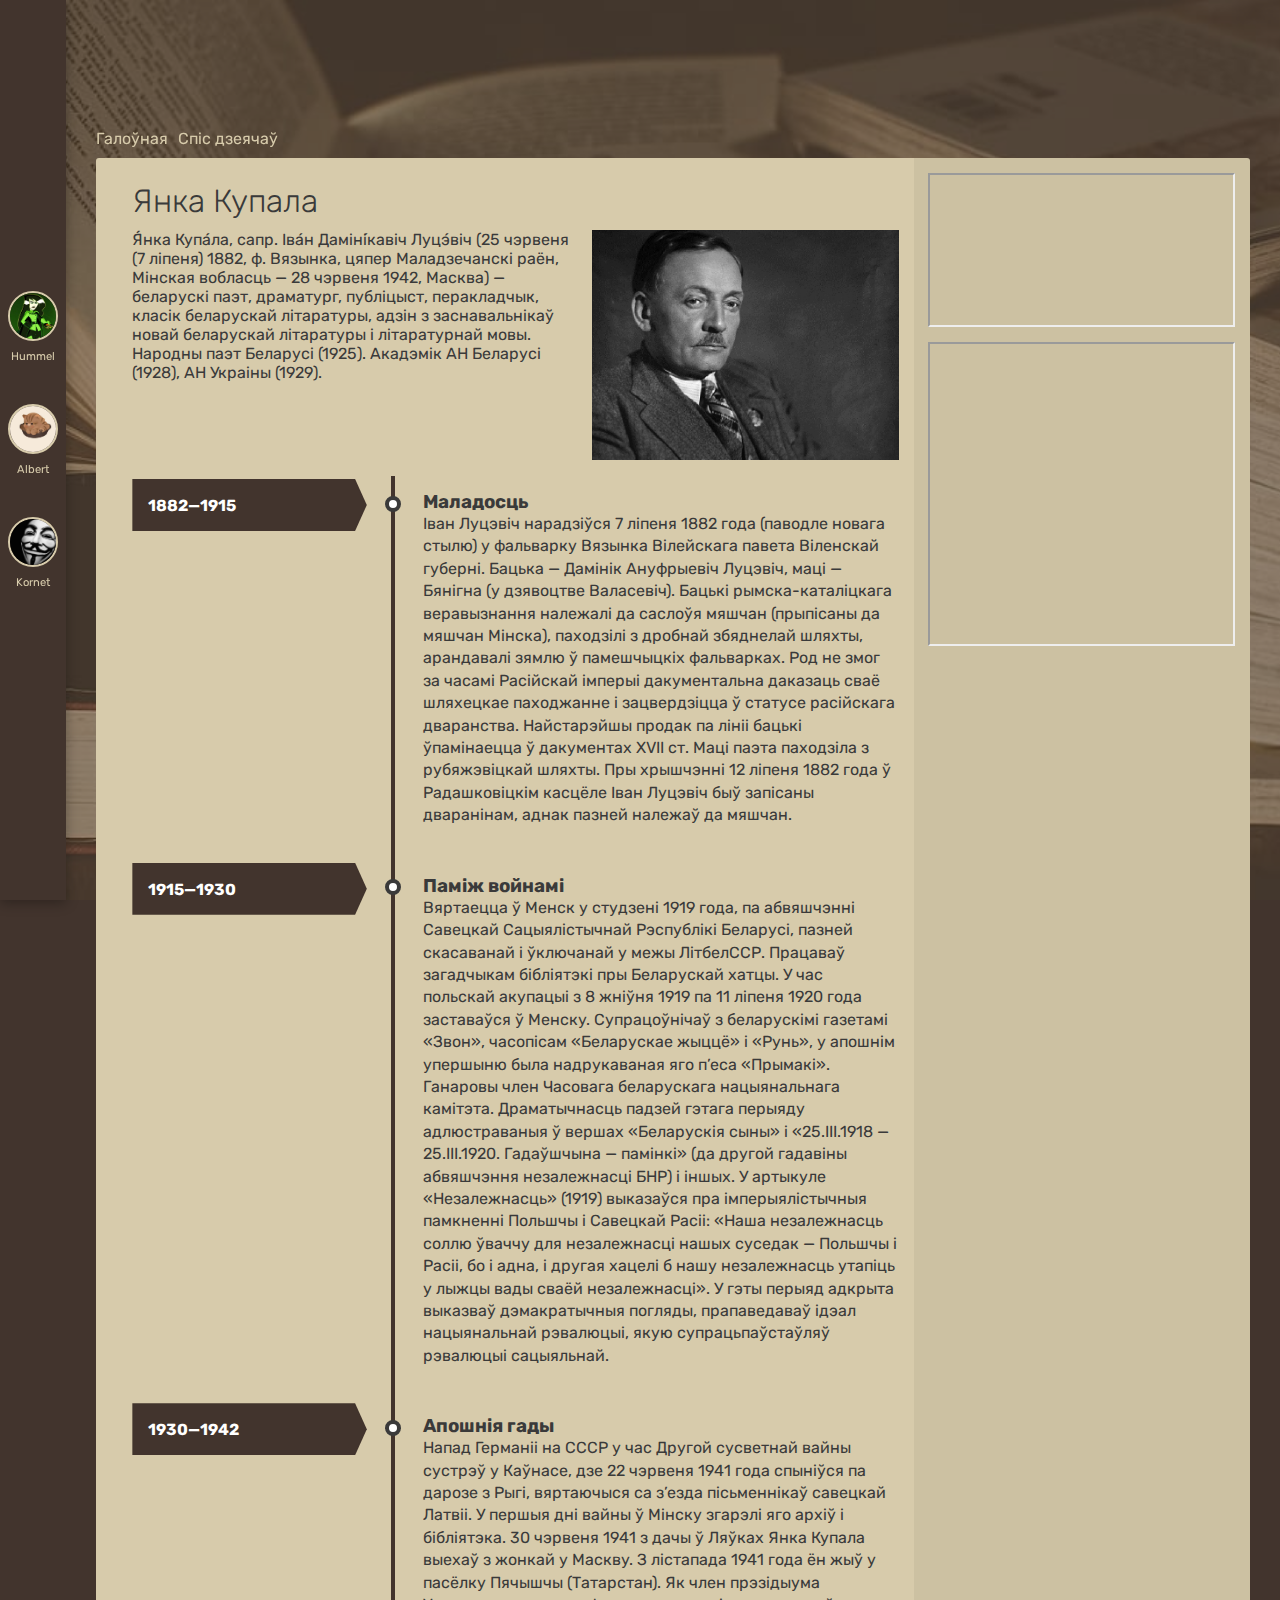
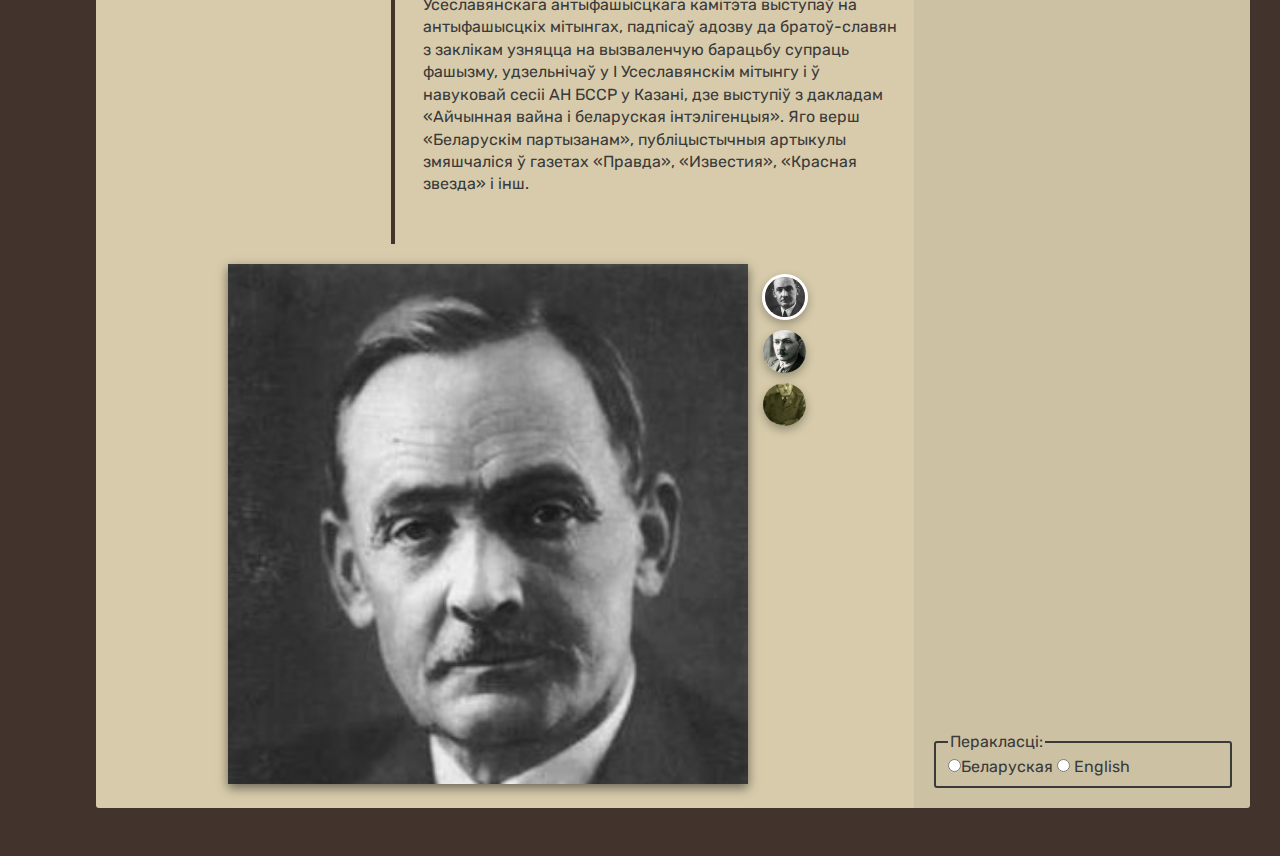
<file: kupala.html>
<!DOCTYPE html>
<html class="" lang="ru" dir="ltr">
	<head>
		<meta charset="UTF-8" />
		<title>Hundom</title>
		<link rel="stylesheet" href="./jabroni.css" />
		<link rel="stylesheet" href="./timeline.css" />
		<link rel="stylesheet" href="./timeline_item.css" />
		<link rel="stylesheet" href="./gallery.css">
		<link rel="preconnect" href="https://fonts.googleapis.com">
		<link rel="preconnect" href="https://fonts.gstatic.com">
		<link href="https://fonts.googleapis.com/css2?family=Rubik:wght@300;400&display=swap" rel="stylesheet">
	</head>
	<body>
		<div class="global-navigation">
			<div class="dev">
				<img src="./assets/avatars/hummel.jpg" width="100%" height="auto" alt="" />
				<a href="https://github.com/Hummel009">Hummel</a>
			</div>
			<div class="dev">
				<img src="./assets/avatars/albert.jpg" width="100%" height="auto" alt="" />
				<a href="https://github.com/AlbertBuh">Albert</a>
			</div>
			<div class="dev">
				<img src="./assets/avatars/kornet.jpg" width="100%" height="auto" alt="" />
				<a href="https://github.com/KornetBy">Kornet</a>
			</div>
		</div>
		<div class="main-container">
			<div class="page-background"></div>
			<div class="page-container">
				<div class="page-header">
					<nav class="local-navigation">
						<a href="index.html">
							<span id="title">Галоўная</span>
						</a>
						<a href="list.html">
							<span id="list">Спіс дзеячаў</span>
						</a>
					</nav>
				</div>
				<div class="page has-right-rail">
					<main class="page-main">
						<h1>
							<span id="kupala">Янка Купала</span>
						</h1>
						<div class="featured">
							<img src="./assets/kupala/kupala.jpg" width="40%" height="auto" alt="" />
							<p>Я́нка Купа́ла, сапр. Іва́н Даміні́кавіч Луцэ́віч (25 чэрвеня (7 ліпеня) 1882, ф. Вязынка, цяпер Маладзечанскі раён, Мінская вобласць — 28 чэрвеня 1942, Масква) — беларускі паэт, драматург, публіцыст, перакладчык, класік беларускай літаратуры, адзін з заснавальнікаў новай беларускай літаратуры і літаратурнай мовы. Народны паэт Беларусі (1925). Акадэмік АН Беларусі (1928), АН Украіны (1929).</p>
						</div>
						<div class="timeline timeline--animate">
							<div id="" class="entry">
								<div class="title">
									<div class="bounce-in">
										<span class="timeline-item-date">
											<time class="timeline-item-dateinner">1882—1915</time>
										</span>
									</div>
								</div>
								<div class="body">
									<div class="body-container bounce-in">
										<h3>Маладосць</h3>
										<p>Іван Луцэвіч нарадзіўся 7 ліпеня 1882 года (паводле новага стылю) у фальварку Вязынка Вілейскага павета Віленскай губерні. Бацька — Дамінік Ануфрыевіч Луцэвіч, маці — Бянігна (у дзявоцтве Валасевіч). Бацькі рымска-каталіцкага веравызнання належалі да саслоўя мяшчан (прыпісаны да мяшчан Мінска), паходзілі з дробнай збяднелай шляхты, арандавалі зямлю ў памешчыцкіх фальварках. Род не змог за часамі Расійскай імперыі дакументальна даказаць сваё шляхецкае паходжанне і зацвердзіцца ў статусе расійскага дваранства. Найстарэйшы продак па лініі бацькі ўпамінаецца ў дакументах XVII ст. Маці паэта паходзіла з рубяжэвіцкай шляхты. Пры хрышчэнні 12 ліпеня 1882 года ў Радашковіцкім касцёле Іван Луцэвіч быў запісаны дваранінам, аднак пазней належаў да мяшчан.</p>
									</div>
								</div>
							</div>
							<div id="" class="entry">
								<div class="title">
									<div class="bounce-in">
										<span class="timeline-item-date">
											<time class="timeline-item-dateinner">1915—1930</time>
										</span>
									</div>
								</div>
								<div class="body">
									<div class="body-container bounce-in">
										<h3>Паміж войнамі</h3>
										<p>Вяртаецца ў Менск у студзені 1919 года, па абвяшчэнні Савецкай Сацыялістычнай Рэспублікі Беларусі, пазней скасаванай і ўключанай у межы ЛітбелССР. Працаваў загадчыкам бібліятэкі пры Беларускай хатцы. У час польскай акупацыі з 8 жніўня 1919 па 11 ліпеня 1920 года заставаўся ў Менску. Супрацоўнічаў з беларускімі газетамі «Звон», часопісам «Беларускае жыццё» і «Рунь», у апошнім упершыню была надрукаваная яго п’еса «Прымакі». Ганаровы член Часовага беларускага нацыянальнага камітэта. Драматычнасць падзей гэтага перыяду адлюстраваныя ў вершах «Беларускія сыны» і «25.III.1918 — 25.III.1920. Гадаўшчына — памінкі» (да другой гадавіны абвяшчэння незалежнасці БНР) і іншых. У артыкуле «Незалежнасць» (1919) выказаўся пра імперыялістычныя памкненні Польшчы і Савецкай Расіі: «Наша незалежнасць соллю ўваччу для незалежнасці нашых суседак — Польшчы і Расіі, бо і адна, і другая хацелі б нашу незалежнасць утапіць у лыжцы вады сваёй незалежнасці». У гэты перыяд адкрыта выказваў дэмакратычныя погляды, прапаведаваў ідэал нацыянальнай рэвалюцыі, якую супрацьпаўстаўляў рэвалюцыі сацыяльнай.</p>
									</div>
								</div>
							</div>
							<div id="" class="entry">
								<div class="title">
									<div class="bounce-in">
										<span class="timeline-item-date">
											<time class="timeline-item-dateinner">1930—1942</time>
										</span>
									</div>
								</div>
								<div class="body">
									<div class="body-container bounce-in">
										<h3>Апошнія гады</h3>
										<p>Напад Германіі на СССР у час Другой сусветнай вайны сустрэў у Каўнасе, дзе 22 чэрвеня 1941 года спыніўся па дарозе з Рыгі, вяртаючыся са з’езда пісьменнікаў савецкай Латвіі. У першыя дні вайны ў Мінску згарэлі яго архіў і бібліятэка. 30 чэрвеня 1941 з дачы ў Ляўках Янка Купала выехаў з жонкай у Маскву. З лістапада 1941 года ён жыў у пасёлку Пячышчы (Татарстан). Як член прэзідыума Усеславянскага антыфашысцкага камітэта выступаў на антыфашысцкіх мітынгах, падпісаў адозву да братоў-славян з заклікам узняцца на вызваленчую барацьбу супраць фашызму, удзельнічаў у І Усеславянскім мітынгу і ў навуковай сесіі АН БССР у Казані, дзе выступіў з дакладам «Айчынная вайна і беларуская інтэлігенцыя». Яго верш «Беларускім партызанам», публіцыстычныя артыкулы змяшчаліся ў газетах «Правда», «Известия», «Красная звезда» і інш.</p>
									</div>
								</div>
							</div>
						</div>
						<div class="gallery">
							<div class="gallery__main">
								<div class="gallery__core">
									<img src="#" />
								</div>
								<div class="gallery__track"></div>
							</div>
						</div>
					</main>
					<aside class="right-rail">
						<iframe width="90%" height="auto" src="https://www.youtube.com/embed/9mUbiD8jiJo"></iframe>
						<iframe width="90%" height="300" src="https://maps.google.com/maps?width=100%25&amp;height=300&amp;hl=en&amp;q=Minsk+(Place)&amp;t=&amp;z=7&amp;ie=UTF8&amp;iwloc=B&amp;output=embed"></iframe>
						<form>
							<fieldset class="rc-fieldset">
								<legend id="langs">Перакласці:</legend>
								<label>
									<input type="radio" name="lang" value="be" id="lang-be" />Беларуская </label>
								<label>
									<input type="radio" name="lang" value="en" id="lang-en" /> English </label>
							</fieldset>
						</form>
					</aside>
				</div>
			</div>
		</div>
		<script src='https://cdnjs.cloudflare.com/ajax/libs/jquery/3.6.0/jquery.min.js'></script>
		<script src="./assets/kupala/gallery.js"></script>
		<script src="./amogus.js"></script>
	</body>
</html>
</file>
<file: jabroni.css>
@charset "UTF-8";

/* GLOBAL SETTINGS */
:root {
	--theme-body-background-color: #574130;
	--theme-body-background-color--rgb: 87, 65, 48;
	--theme-page-background-color--secondary: #ccc1a2;
	--theme-page-background-color--secondary--rgb: 204, 193, 162;

	--theme-body-background-image: url(./assets/background.jpg);

	--theme-page-background-color: #d7cbab;

	--header-background-image-height: 160px;
}

* {
	margin: 0;
	font-family: 'Rubik', sans-serif;
	color: #3a3a3a;
	text-decoration: none;
}

a {
	color: #7d4924;
}

a:hover {
	text-shadow: 0 0 10px #ff0;
}

body {
	background-color: #42342d;
}

/* GLOBAL NAVIGATION */
.global-navigation {
	background-color: #42342d;
	bottom: 0;
	box-shadow: 0 3px 12px 0 rgba(0, 0, 0, .3);
	position: fixed;
	top: 0;
	width: 66px;
}

.global-navigation .dev {
	padding: 10px;
	width: 46px;
	margin-bottom: 20px;
	text-align: center;
}

.global-navigation .dev a {
	color: var(--theme-page-background-color);
	font-size: 0.7em;
	text-decoration: none;
	transition: .15s;
}

.global-navigation .dev img {
	margin-left: -2px;
	border-radius: 50%;
	border: 2px solid var(--theme-page-background-color);
}

/* MAIN SITE */
.main-container {
	margin-left: 66px;
	width: calc(100% - 66px);
}

.main-container .page-container {
	margin: 0 auto 48px;
	width: 95%;
	max-width: 1236px;
}

/* TOP OF THE EVERY PAGE */
.main-container .page-background {
	background: var(--theme-body-background-image) no-repeat;
	height: var(--header-background-image-height);
	z-index: -2;
	position: fixed;
	width: calc(100% - 66px);
	background-position: 50%;
	background-size: cover;
	height: 100%;
	opacity: 50%;
}

.page-container .page-header {
	display: flex;
	flex-direction: column;
	height: 148px;
	justify-content: flex-end;
	padding-bottom: 10px;
}

/* LOCAL NAVIGATION */
.page-container .page-header .local-navigation {
	display: flex;
}

.page-container .page-header .local-navigation a {
	text-decoration: none;
}

.page-container .page-header .local-navigation span {
	color: var(--theme-page-background-color) !important;
	margin-right: 10px;
	transition: .15s;
}

/* MAIN PAGE SETTINGS */
.page-container .page {
	position: relative;
}

.page .page-main {
	background-color: var(--theme-page-background-color);
	border-radius: 3px;
	padding: 24px 36px;
	min-height: 400px;
}

.page h1 {
	margin-bottom: 10px;
}

.page h1 span {
	font-size: 32px;
	font-weight: 300;
}

.page h2 {
	margin-bottom: 10px;
	margin-top: 10px;
}

.page h2 span {
	font-size: 20px;
	font-weight: 700;
	width: auto;
	background: linear-gradient(to top, rgba(125, 73, 36, 0.1) 54%, transparent 54%, transparent 100%);
}

.page .license {
	padding-top: 30px;
	font-size: 12px;
}

/* RAIL PAGE SETTINGS */
.page.has-right-rail {
	display: grid;
	grid-template-columns: minmax(0, 1fr) -webkit-min-content;
	grid-template-columns: minmax(0, 1fr) min-content;
	grid-template-rows: -webkit-max-content;
	grid-template-rows: max-content;
}

.page.has-right-rail .page-main {
	border-radius: 3px 0 0 3px;
	padding-right: 15px !important;
}

.page.has-right-rail .right-rail {
	--right-rail-background-color: var(--theme-page-background-color--secondary);
	transition: width .3s;
	width: 336px;
	background-color: var(--right-rail-background-color);
	border-radius: 0 3px 3px 0;
	min-height: 100%;
}

.page.has-right-rail .right-rail iframe {
	display: block;
	margin: 15px auto;
}

/* BUTTON */
.wds-button {
	margin: 10px 0;
	display: inline-block;
	padding: 7px 18px;
	border-radius: 3px;
	text-decoration: none;
	text-transform: uppercase;
	transition-duration: .3s;
	background: rgba(125, 73, 36, 0.1);
	color: #7d4924;
	font-weight: bold;
}

.wds-button:hover {
	background: rgba(125, 73, 36, 0.3);
	color: #7d4924;
	text-shadow: none;
}

/* CONTENT MAIN */
.page:not(.has-right-rail) [class^="featured"] {
	display: none;
}
.page [class^="featured"] {
	min-height: 226px;
}
.page [class^="featured"] img {
	float: right;
	padding: 0 0 0 20px;
}

#catalog>div {
	display: block;
}

.github-corner svg {
	z-index: 1000;
}

.right-rail.search .noframe {
	padding: 15px !important;
}

.see-also {
	display: flex;
}

.main-fieldset {
    margin-bottom: 15px !important;
    border-radius: 3px;
    border: 2px solid;
}

.rc-fieldset {
    margin-left: 20px !important;
    border-radius: 3px;
    border: 2px solid;
    position: absolute;
    bottom: 20px;
    width: 270px;
}

.see-also span {
	color: #7d4924;
}

.see-also span ,
.list span {
	color: #7d4924;
}

.noframe input {
    background: transparent;
    border: 2px solid #42342d;
    outline: none;
    height: 25px;
    border-radius: 3px;
}

@media (max-width: 1050px) {
	.page.has-right-rail {
		display: block;
	}

	.page.has-right-rail .right-rail {
		width: 100% !important;
		padding-bottom: 100px;
		padding-top: 100px;
	}
}

.global-navigation {
    display: flex !important;
    flex-direction: column;
    justify-content: center;
}
</file>
<file: timeline.css>
.timeline--wrapper {
	width: calc(100% - 24px);
	padding: 12px;
}

.timeline {
	width: 100%;
	max-width: 800px;
	padding: 15px 0 0 0;
	position: relative;
}

.timeline:before {
	content: "";
	position: absolute;
	top: 0px;
	left: calc(33% + 6px);
	bottom: 0px;
	width: 0px;
	border: 2px solid;
}

.timeline:after {
	content: "";
	display: table;
	clear: both;
}

@media only screen and (max-width: 768px) {
	.timeline:before {
		left: calc(1% + 6px);
	}
}

.timeline {
	margin-top: 20px;
}

.timeline--animate {
	color: #42342d;
}
</file>
<file: timeline_item.css>
.body-container {
	position: relative;
	margin-left: 30px;
}

.timeline-item--no-children .body-container {
	background: transparent;
	box-shadow: none;
}

.body-container:after {
	content: "";
	display: table;
	clear: both;
}

.timeline-item-date {
	position: absolute;
	top: -12px;
	left: 0;
	background: #42342d;
	padding: 1px;
	-webkit-clip-path: polygon(0% 0%, 95% 0%, 100% 50%, 95% 100%, 0% 100%);
	clip-path: polygon(0% 0%, 95% 0%, 100% 50%, 95% 100%, 0% 100%);
	height: 52px;
	box-sizing: border-box;
	width: 90%;
}

.timeline-item-dateinner {
	background: #42342d;
	color: #fff;
	padding: 0;
	font-size: 16px;
	font-weight: bold;
	margin: 0;
	border-right-color: transparent;
	-webkit-clip-path: polygon(0% 0%, 95% 0%, 100% 50%, 95% 100%, 0% 100%);
	clip-path: polygon(0% 0%, 95% 0%, 100% 50%, 95% 100%, 0% 100%);
	height: 50px;
	width: 100%;
	display: block;
	line-height: 52px;
	text-indent: 15px;
}

.timeline-item--no-children .body-container::before {
	display: none;
}

.entry {
	clear: both;
	text-align: left;
	position: relative;
}

.timeline--animate .entry .is-hidden {
	visibility: hidden;
}

.timeline--animate .entry .bounce-in {
	visibility: visible;
	-webkit-animation: bounce-in 0.4s;
	-moz-animation: bounce-in 0.4s;
	animation: bounce-in 0.4s;
}

.entry .title {
	margin-bottom: 0.5em;
	float: left;
	width: 34%;
	position: relative;
	height: 32px;
}

.entry .title:before {
	content: "";
	position: absolute;
	width: 8px;
	height: 8px;
	border: 4px solid;
	background-color: #ffffff;
	border-radius: 100%;
	top: 15%;
	right: -8px;
	z-index: 99;
	box-sizing: content-box;
}

.entry .body {
	margin: 0 0 3em;
	float: right;
	width: 66%;
	color: #333;
}

.entry .body p {
	line-height: 1.4em;
}

.entry .body h1,
.entry .body h2,
.entry .body h3,
.entry .body h4,
.entry .body h5,
.entry .body h6 {
	margin: 0;
}

.entry .body p:first-child {
	margin-top: 0;
	font-weight: 400;
}

@-o-keyframes bounce-in {
	0% {
		opacity: 0;
		-webkit-transform: scale(0.5);
	}

	100% {
		-webkit-transform: scale(1);
	}
}

@-webkit-keyframes bounce-in {
	0% {
		opacity: 0;
		-webkit-transform: scale(0.5);
	}

	100% {
		-webkit-transform: scale(1);
	}
}

@-moz-keyframes bounce-in {
	0% {
		opacity: 0;
		-moz-transform: scale(0.5);
	}

	100% {
		-moz-transform: scale(1);
	}
}

@keyframes bounce-in {
	0% {
		opacity: 0;
		-webkit-transform: scale(0.5);
		-moz-transform: scale(0.5);
		-ms-transform: scale(0.5);
		-o-transform: scale(0.5);
		transform: scale(0.5);
	}

	100% {
		-webkit-transform: scale(1);
		-moz-transform: scale(1);
		-ms-transform: scale(1);
		-o-transform: scale(1);
		transform: scale(1);
	}
}

@media only screen and (max-width: 768px) {
	.entry .title {
		float: left;
		width: 70%;
	}

	.timeline-item-date {
		margin-left: 30px;
	}

	.entry .title:before {
		top: 15%;
		left: 3px;
		right: auto;
		z-index: 99;
	}

	.entry .body {
		margin: 20px 0 3em;
		float: right;
		width: 99%;
	}
}

.bounce-in.styled {
	background: rgb(221, 221, 221);
	padding: 20px;
	border-radius: 8px;
	box-shadow: rgba(0, 0, 0, 0.2) 0.5rem 0.5rem 2rem 0px;
}
</file>
<file: gallery.css>
.gallery {
	padding-top: 20px;
	display: flex;
	flex-direction: column;
	align-items: center;
	max-width: 100%;
}

.gallery__main {
	position: relative;
	z-index: 1;
	margin: 0 75px 0 20px;
	width: 520px;
	max-width: calc(100% - 95px);
}

.gallery__core {
	box-shadow: 0px 4px 10px rgba(0, 0, 0, 0.5);
	overflow: hidden;
	width: 100%;
	padding-top: 100%;
	position: relative;
}

.gallery__core img {
	position: absolute;
	top: 0;
	left: 0;
	width: 100%;
	height: 100%;
	object-fit: cover;
	object-position: 100% 0;
	transform: translateY(0);
}

.gallery__core img.slide-in {
	top: 100%;
}

.gallery__core img.shift-up {
	transition: transform 400ms;
	transform: translateY(-100%);
}

.gallery__track {
	position: absolute;
	top: 10px;
	right: 0;
	transform: translate(60px, 0);
	display: flex;
	flex-direction: column;
	align-items: center;
}

.gallery__track__item {
	width: 43px;
	height: 43px;
	cursor: pointer;
	margin-bottom: 10px;
	box-shadow: 0px 4px 10px rgba(0, 0, 0, 0.3);
	overflow: hidden;
	border-radius: 100%;
	transition: transform 350ms;
}

.gallery__track__item img {
	width: 100%;
	height: 100%;
	object-fit: cover;
	object-position: center center;
}

.gallery__track__item:hover {
	transform: scale(1.2);
}

.gallery__track__item.active {
	width: 40px;
	height: 40px;
	border: 3px solid white;
}
</file>
